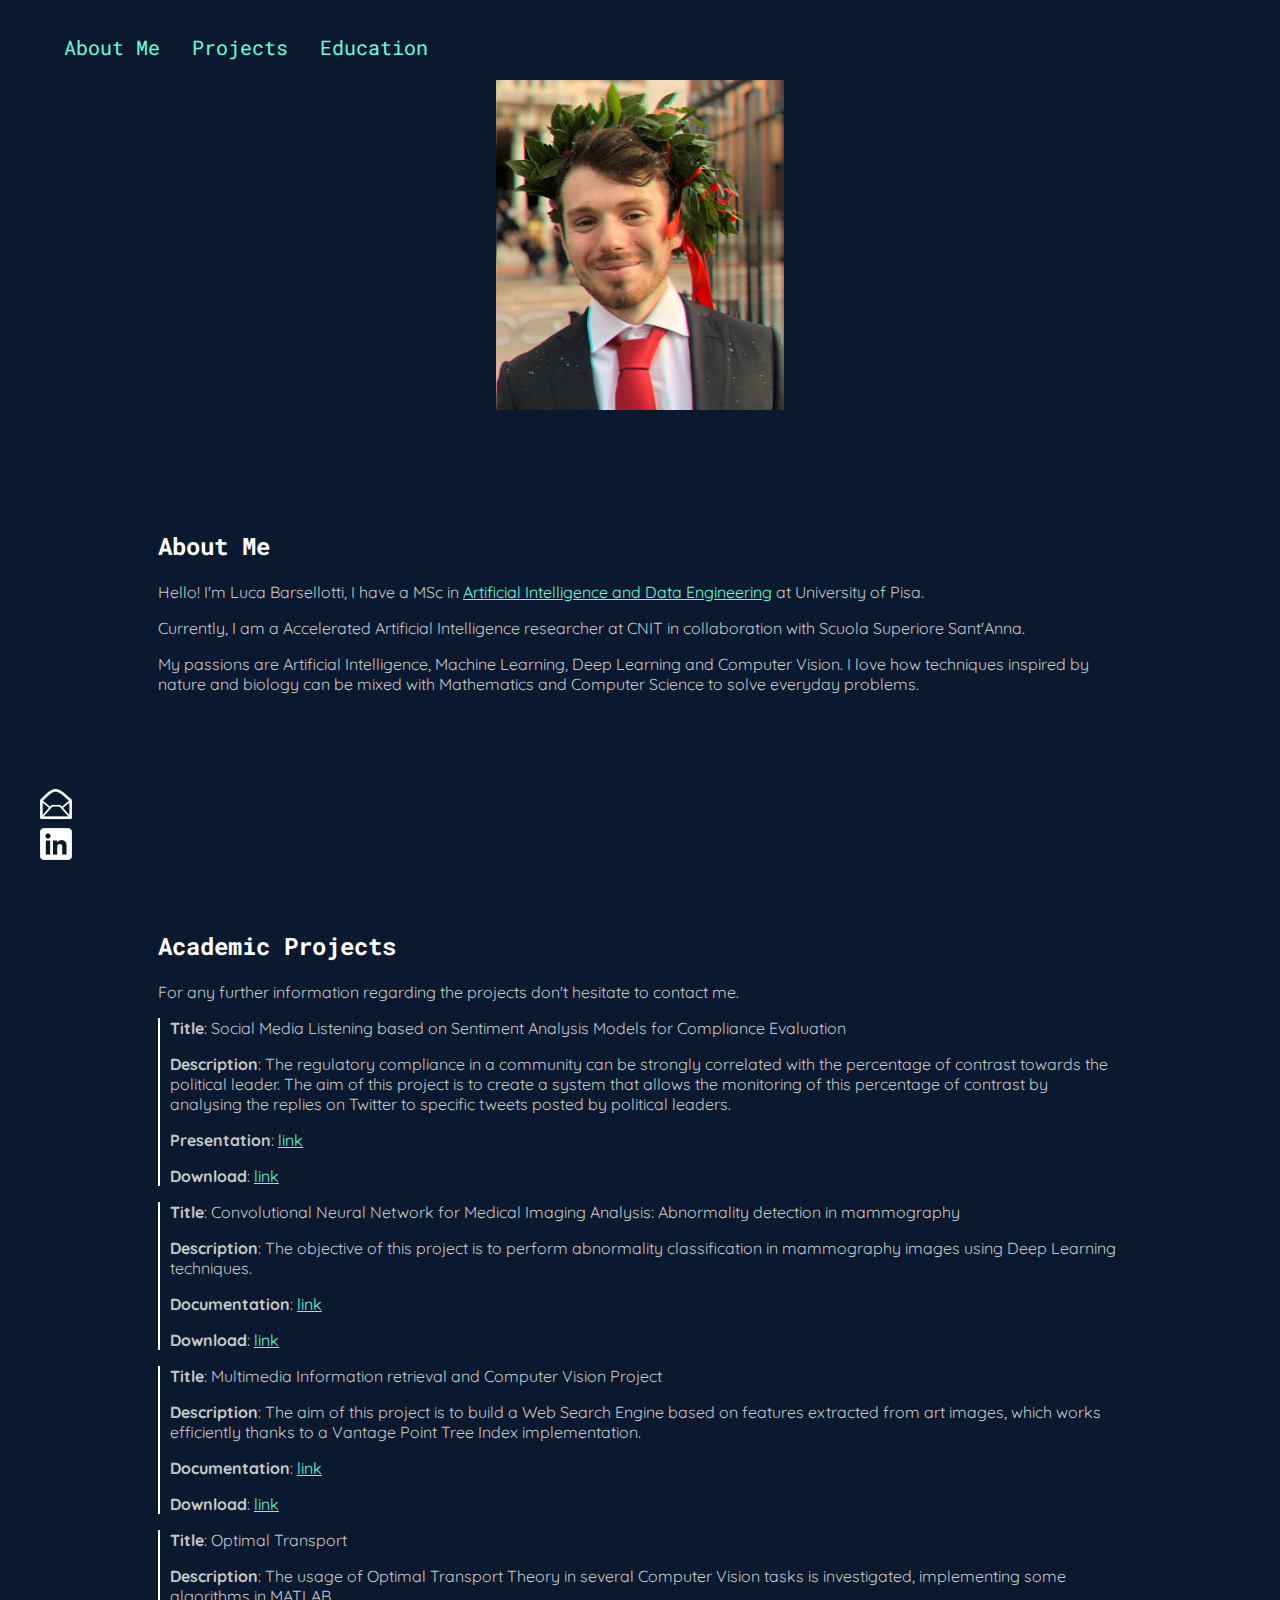
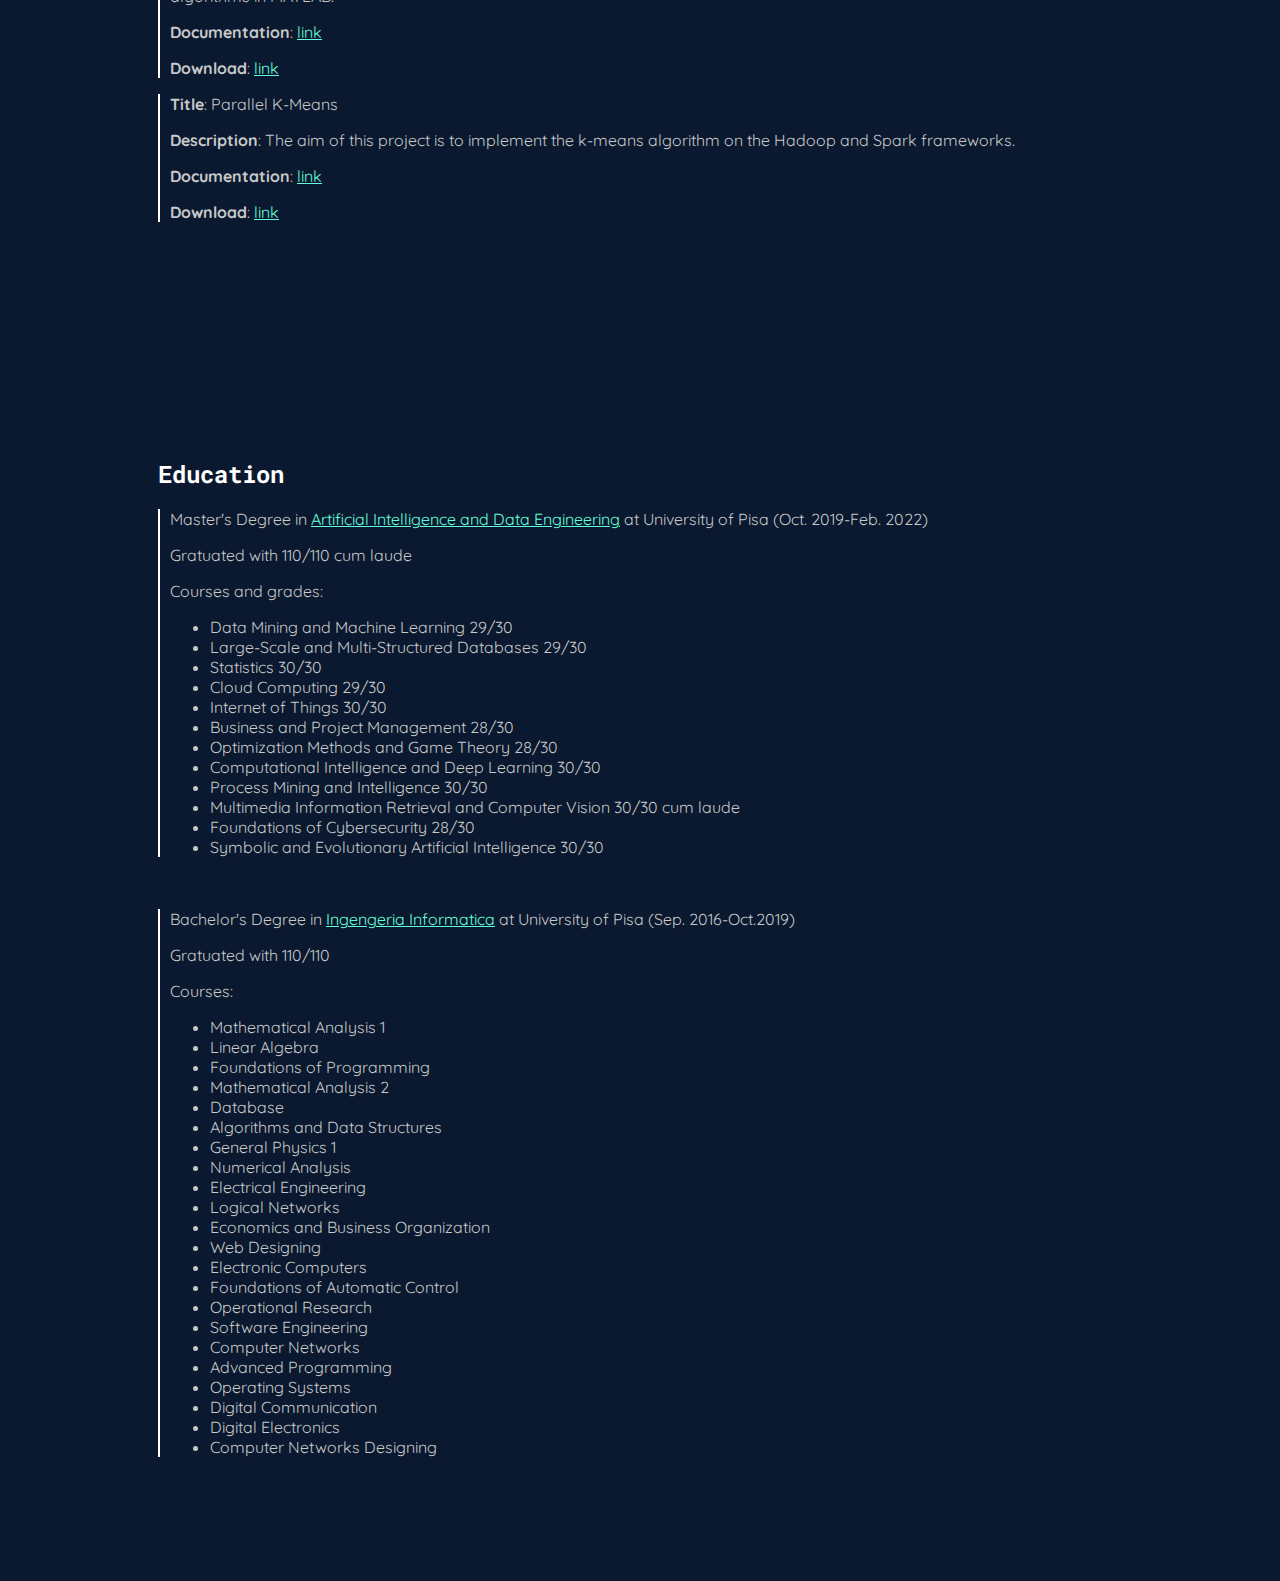
<file: index.html>
<!DOCTYPE html>
<html>
	<head>
		<title>Luca Barsellotti</title>
		<meta charset="UTF-8">
		<link rel="stylesheet" href="css/index.css">
	</head>
	<body>
		<a href="https://www.linkedin.com/in/luca-barsellotti-860978195/"><img id="linkedin" src="img/linkedin.png" width="32" height="32"></a>
		<a href="mailto:luca.barsellotti@gmail.com"><img id="email" src="img/email.png" width="32" height="32"></a>
		<header>
			<nav>
				<div id="nav-bar-div">
					<ol id="nav-bar-list">
						<li class="nav-bar-li"><a href="/#about">About Me</a></li>
						<li class="nav-bar-li"><a href="/#projects">Projects</a></li>
						<li class="nav-bar-li"><a href="/#education">Education</a></li>
					</ol>
				</div>
			</nav>
		</header>
		<div class='main'>
			<img id="me" src="img/me.jpg" height="330" width="288">
			<section id="about">
				<h2>About Me</h2>
				<div class='content'>
					<p>Hello! I'm Luca Barsellotti, I have a MSc in <a href="https://computer.ing.unipi.it/aide-lm">Artificial Intelligence and Data Engineering</a> at University of Pisa.</p>
					<p>Currently, I am a Accelerated Artificial Intelligence researcher at CNIT in collaboration with Scuola Superiore Sant'Anna.</p>
					<p>My passions are Artificial Intelligence, Machine Learning, Deep Learning and Computer Vision.
						I love how techniques inspired by nature and biology can be mixed with Mathematics and Computer Science to solve everyday problems.</p>
				</div>
			</section>
			<section id="projects">
				<h2>Academic Projects</h2>
				<div class="content">
					<p>For any further information regarding the projects don't hesitate to contact me.</p>
					<div class="project">
						<p><b>Title</b>: Social Media Listening based on Sentiment Analysis Models for Compliance Evaluation</p>
						<p><b>Description</b>: The regulatory compliance in a community can be strongly correlated with the percentage of contrast towards the political leader.
							The aim of this project is to create a system that allows the monitoring of this percentage of contrast by analysing the replies on Twitter to specific tweets posted by political leaders.</p>
						<p><b>Presentation</b>: <a href="pdf/sentiment_analysis.pdf">link</a></p>
						<p><b>Download</b>: <a href="zip/sentiment_analysis.zip">link</a></p>
					</div>
					<div class="project">
						<p><b>Title</b>: Convolutional Neural Network for Medical Imaging Analysis: Abnormality detection in mammography</p>
						<p><b>Description</b>: The objective of this project is to perform abnormality classification in mammography images using Deep Learning techniques.</p>
						<p><b>Documentation</b>: <a href="pdf/abnormality_detection_in_mammography.pdf">link</a></p>
						<p><b>Download</b>: <a href="zip/abnormality_detection_in_mammography.zip">link</a></p>
					</div>
					<div class="project">
						<p><b>Title</b>: Multimedia Information retrieval and Computer Vision Project</p>
						<p><b>Description</b>: The aim of this project is to build a Web Search Engine based on features extracted from art images, which works efficiently thanks to a Vantage Point Tree Index implementation.</p>
						<p><b>Documentation</b>: <a href="pdf/mircv_project.pdf">link</a></p>
						<p><b>Download</b>: <a href="zip/mircv_project.zip">link</a></p>
					</div>
					<div class="project">
						<p><b>Title</b>: Optimal Transport</p>
						<p><b>Description</b>: The usage of Optimal Transport Theory in several Computer Vision tasks is investigated, implementing some algorithms in MATLAB.</p>
						<p><b>Documentation</b>: <a href="pdf/optimal_transport.pdf">link</a></p>
						<p><b>Download</b>: <a href="zip/optimal_transport.zip">link</a></p>
					</div>
					<div class="project">
						<p><b>Title</b>: Parallel K-Means</p>
						<p><b>Description</b>: The aim of this project is to implement the k-means algorithm on the Hadoop and Spark frameworks.</p>
						<p><b>Documentation</b>: <a href="pdf/k-means.pdf">link</a></p>
						<p><b>Download</b>: <a href="zip/k-means.zip">link</a></p>
					</div>
				</div>
			</section>
			<section id="education">
				<h2>Education</h2>
				<div class="content">
					<div class="degree">
						<p>Master's Degree in <a href="https://computer.ing.unipi.it/aide-lm">Artificial Intelligence and Data Engineering</a> at University of Pisa (Oct. 2019-Feb. 2022)</p>
						<p>Gratuated with 110/110 cum laude</p>
						<p>Courses and grades:</p>
						<ul>
							<li>Data Mining and Machine Learning 29/30</li>
							<li>Large-Scale and Multi-Structured Databases 29/30</li>
							<li>Statistics 30/30</li>
							<li>Cloud Computing 29/30</li>
							<li>Internet of Things 30/30</li>
							<li>Business and Project Management 28/30</li>
							<li>Optimization Methods and Game Theory 28/30</li>
							<li>Computational Intelligence and Deep Learning 30/30</li>
							<li>Process Mining and Intelligence 30/30</li>
							<li>Multimedia Information Retrieval and Computer Vision 30/30 cum laude</li>
							<li>Foundations of Cybersecurity 28/30</li>
							<li>Symbolic and Evolutionary Artificial Intelligence 30/30</li>
						</ul>
					</div>
					<br>
					<div class="degree">
						<p>Bachelor's Degree in <a href="https://computer.ing.unipi.it/inginf-l">Ingengeria Informatica</a> at University of Pisa (Sep. 2016-Oct.2019)
						<p>Gratuated with 110/110</p>
						<p>Courses:</p>
						<ul>
							<li>Mathematical Analysis 1</li>
							<li>Linear Algebra</li>
							<li>Foundations of Programming</li>
							<li>Mathematical Analysis 2</li>
							<li>Database</li>
							<li>Algorithms and Data Structures</li>
							<li>General Physics 1</li>
							<li>Numerical Analysis</li>
							<li>Electrical Engineering</li>
							<li>Logical Networks</li>
							<li>Economics and Business Organization</li>
							<li>Web Designing</li>
							<li>Electronic Computers</li>
							<li>Foundations of Automatic Control</li>
							<li>Operational Research</li>
							<li>Software Engineering</li>
							<li>Computer Networks</li>
							<li>Advanced Programming</li>
							<li>Operating Systems</li>
							<li>Digital Communication</li>
							<li>Digital Electronics</li>
							<li>Computer Networks Designing</li>
						</ul>
					</div>
				</div>
			</section>
		</div>
	</body>
</html>
</file>
<file: css/index.css>
@font-face {
  font-family: Quicksand;
  src: url("../font/Quicksand-VariableFont_wght.ttf");
}

@font-face {
  font-family: MajorMono;
  src: url("../font/MajorMonoDisplay-Regular.ttf");
}

@font-face {
  font-family: Roboto;
  src: url("../font/RobotoMono-VariableFont_wght.ttf");
}

.main{
  padding: 0px 150px;
}

#me{
  display: block;
  margin: 0px auto;
  margin-top: 80px;
}

body{
	background-color: #0a192f;
  font-family: Quicksand;
}

section{
  display: block;
  max-width: 1000px;
  padding: 100px 0px;
  margin: 0px auto;
}

.content{
  color: rgb(200,200,200);
}

h1{
	font-family: MajorMono;
}

h2{
  color: white;
	font-family: Roboto;
}

a{
  color: #64ffda;
}

#nav-bar-div{
  margin: 0;
  padding: 0;
  background-color: #0a192f;
  overflow: hidden;
  position: fixed;
  top: 0;
  width: 100%;
  font-size: 20px;
}

#nav-bar-list{
}

.nav-bar-li{
  float: left;
  display: block;
  text-align: center;
  padding: 14px 16px;
  font-family: Roboto;
}

.nav-bar-li a{
  text-decoration: none;
}

.degree{
  border-width: 0px 0px 0px 2px;
  border-style: solid;
  border-color: white;
  padding-left: 10px;
}

.project{
  border-width: 0px 0px 0px 2px;
  border-style: solid;
  border-color: white;
  padding-left: 10px;
}

#linkedin{
  position: fixed;
  bottom: 40px;
  left: 40px;
  z-index: 100;
}

#email{
  position: fixed;
  bottom: 80px;
  left: 40px;
  z-index: 100;
}
</file>
